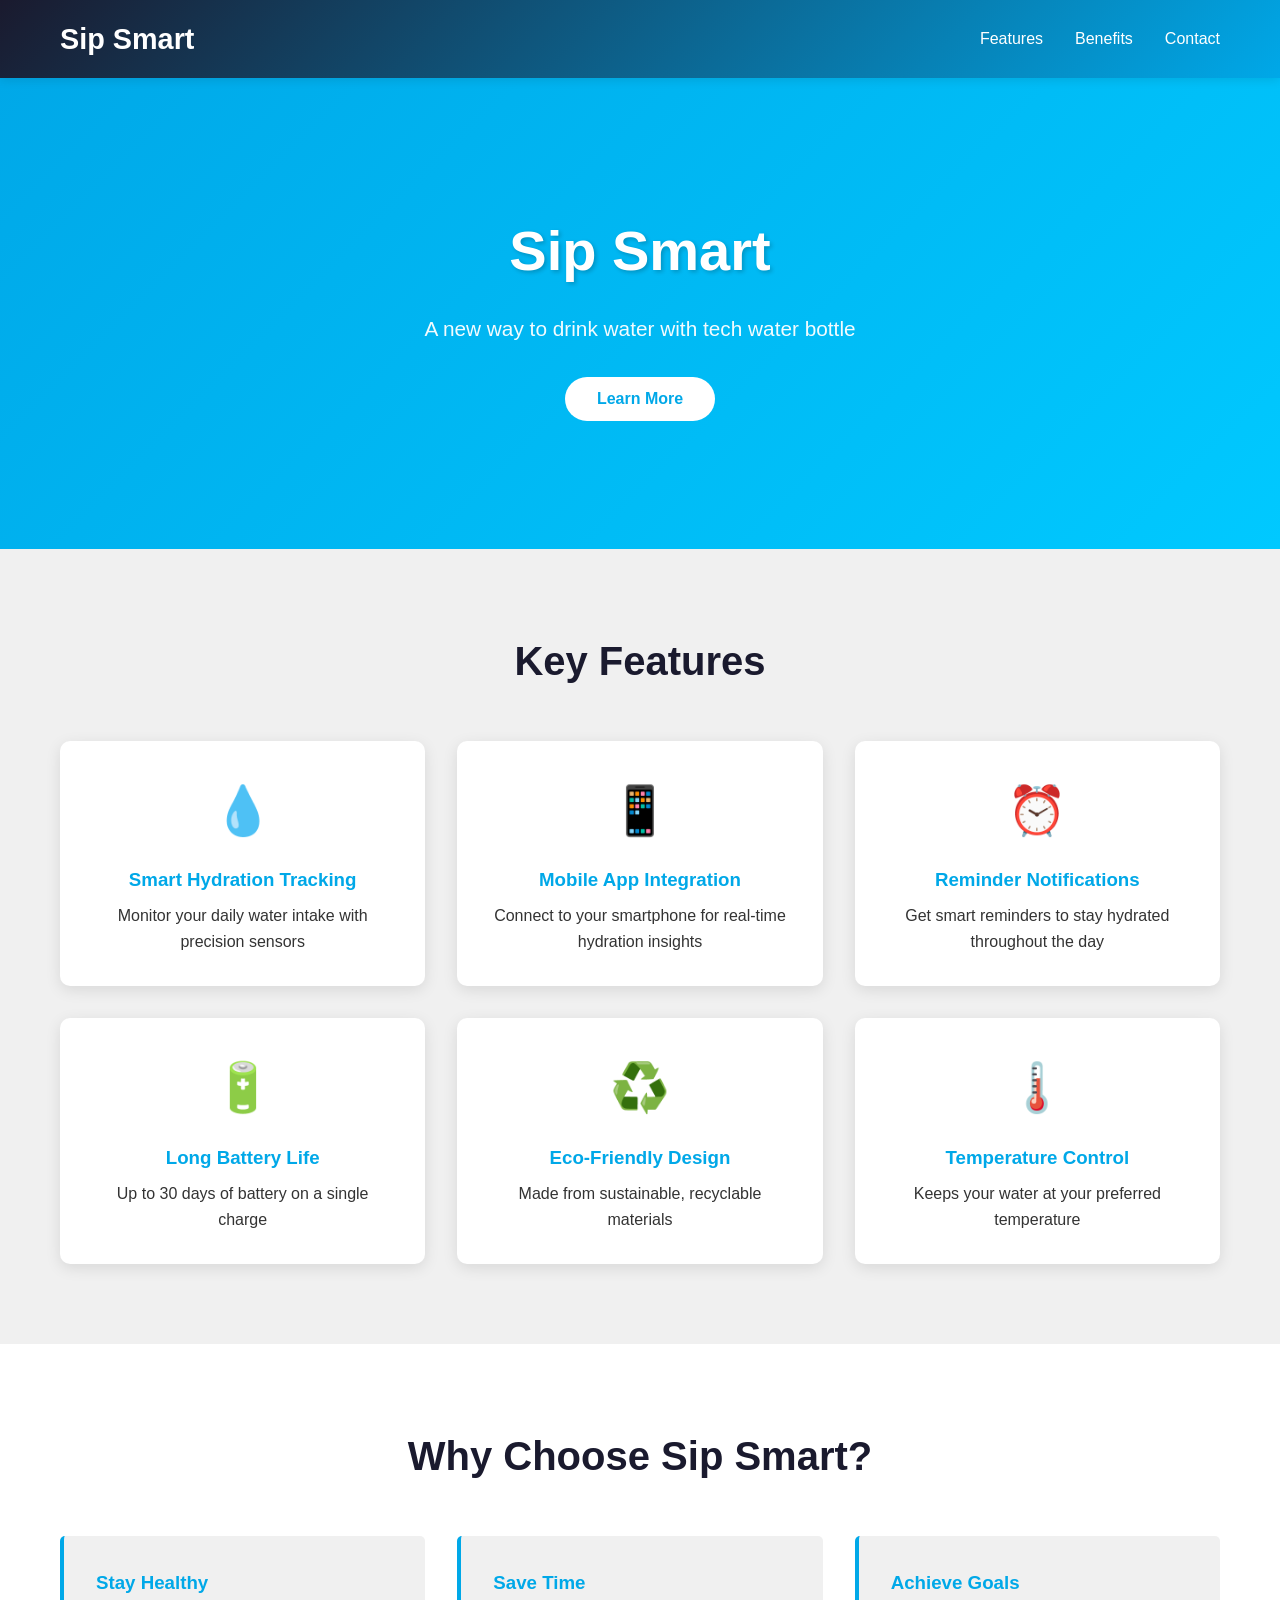
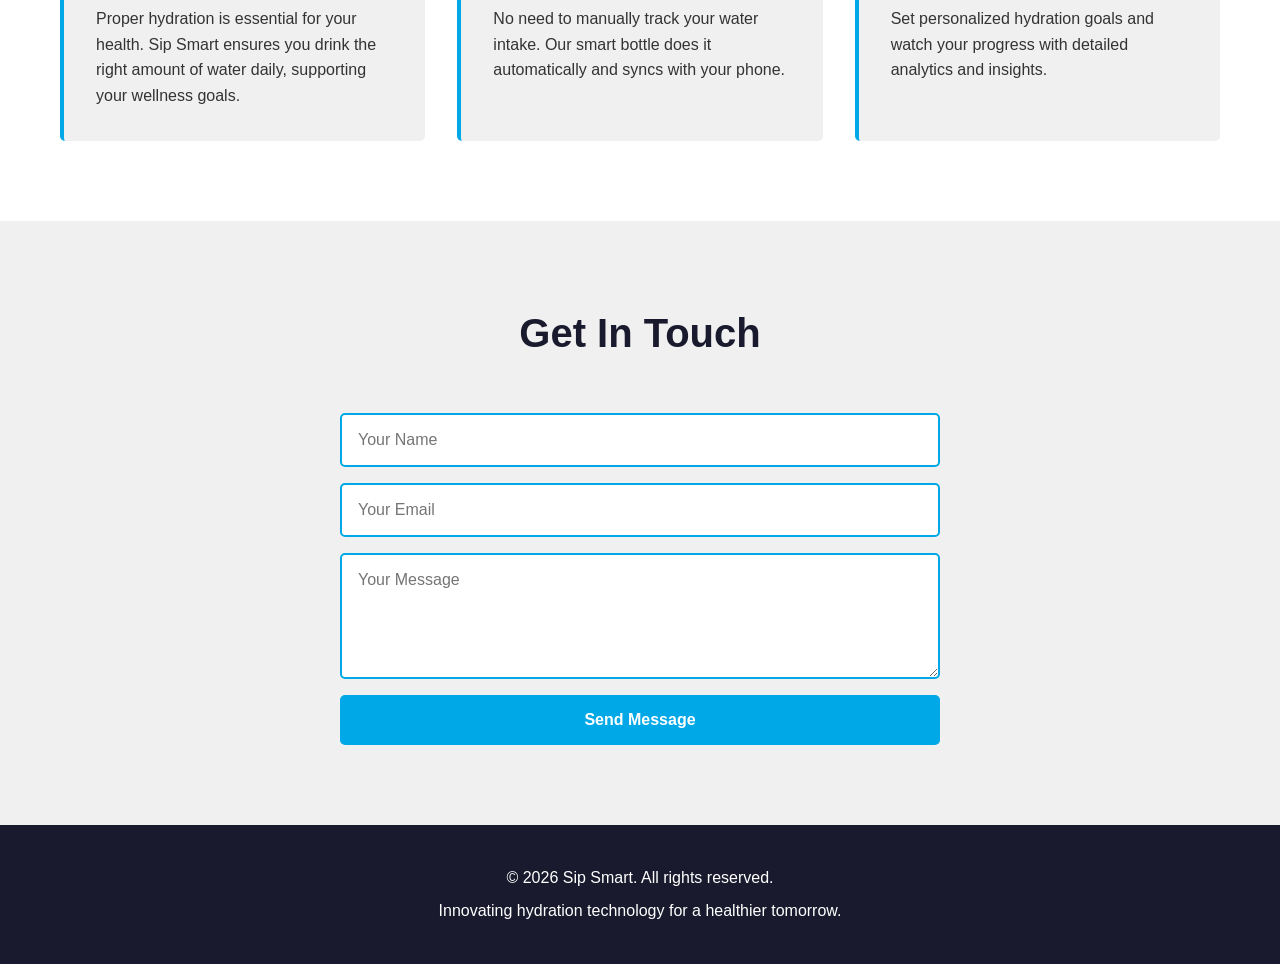
<file: index.html>
<!DOCTYPE html>
<html lang="en">
<head>
    <meta charset="UTF-8">
    <meta name="viewport" content="width=device-width, initial-scale=1.0">
    <title>Sip Smart - Smart Water Bottle Technology</title>
    <link rel="stylesheet" href="styles.css">
</head>
<body>
    <nav class="navbar">
        <div class="container">
            <div class="logo">Sip Smart</div>
            <ul class="nav-links">
                <li><a href="#features">Features</a></li>
                <li><a href="#benefits">Benefits</a></li>
                <li><a href="#contact">Contact</a></li>
            </ul>
        </div>
    </nav>

    <header class="hero">
        <div class="container">
            <h1>Sip Smart</h1>
            <p class="tagline">A new way to drink water with tech water bottle</p>
            <button class="cta-button">Learn More</button>
        </div>
    </header>

    <section id="features" class="features">
        <div class="container">
            <h2>Key Features</h2>
            <div class="feature-grid">
                <div class="feature-card">
                    <div class="feature-icon">💧</div>
                    <h3>Smart Hydration Tracking</h3>
                    <p>Monitor your daily water intake with precision sensors</p>
                </div>
                <div class="feature-card">
                    <div class="feature-icon">📱</div>
                    <h3>Mobile App Integration</h3>
                    <p>Connect to your smartphone for real-time hydration insights</p>
                </div>
                <div class="feature-card">
                    <div class="feature-icon">⏰</div>
                    <h3>Reminder Notifications</h3>
                    <p>Get smart reminders to stay hydrated throughout the day</p>
                </div>
                <div class="feature-card">
                    <div class="feature-icon">🔋</div>
                    <h3>Long Battery Life</h3>
                    <p>Up to 30 days of battery on a single charge</p>
                </div>
                <div class="feature-card">
                    <div class="feature-icon">♻️</div>
                    <h3>Eco-Friendly Design</h3>
                    <p>Made from sustainable, recyclable materials</p>
                </div>
                <div class="feature-card">
                    <div class="feature-icon">🌡️</div>
                    <h3>Temperature Control</h3>
                    <p>Keeps your water at your preferred temperature</p>
                </div>
            </div>
        </div>
    </section>

    <section id="benefits" class="benefits">
        <div class="container">
            <h2>Why Choose Sip Smart?</h2>
            <div class="benefits-content">
                <div class="benefit-item">
                    <h3>Stay Healthy</h3>
                    <p>Proper hydration is essential for your health. Sip Smart ensures you drink the right amount of water daily, supporting your wellness goals.</p>
                </div>
                <div class="benefit-item">
                    <h3>Save Time</h3>
                    <p>No need to manually track your water intake. Our smart bottle does it automatically and syncs with your phone.</p>
                </div>
                <div class="benefit-item">
                    <h3>Achieve Goals</h3>
                    <p>Set personalized hydration goals and watch your progress with detailed analytics and insights.</p>
                </div>
            </div>
        </div>
    </section>

    <section id="contact" class="contact">
        <div class="container">
            <h2>Get In Touch</h2>
            <form class="contact-form">
                <input type="text" placeholder="Your Name" required>
                <input type="email" placeholder="Your Email" required>
                <textarea placeholder="Your Message" rows="5" required></textarea>
                <button type="submit" class="submit-button">Send Message</button>
            </form>
        </div>
    </section>

    <footer class="footer">
        <div class="container">
            <p>&copy; 2026 Sip Smart. All rights reserved.</p>
            <p>Innovating hydration technology for a healthier tomorrow.</p>
        </div>
    </footer>
</body>
</html>
</file>
<file: styles.css>
:root {
    --primary-color: #00a8e8;
    --secondary-color: #00c9ff;
    --dark-color: #1a1a2e;
    --light-color: #f0f0f0;
    --text-color: #333;
}

* {
    margin: 0;
    padding: 0;
    box-sizing: border-box;
}

body {
    font-family: 'Segoe UI', Tahoma, Geneva, Verdana, sans-serif;
    color: var(--text-color);
    line-height: 1.6;
}

.container {
    max-width: 1200px;
    margin: 0 auto;
    padding: 0 20px;
}

/* Navigation */
.navbar {
    background: linear-gradient(135deg, var(--dark-color) 0%, var(--primary-color) 100%);
    padding: 1rem 0;
    position: sticky;
    top: 0;
    z-index: 100;
    box-shadow: 0 2px 10px rgba(0, 0, 0, 0.1);
}

.navbar .container {
    display: flex;
    justify-content: space-between;
    align-items: center;
}

.logo {
    font-size: 1.8rem;
    font-weight: bold;
    color: white;
}

.nav-links {
    display: flex;
    list-style: none;
    gap: 2rem;
}

.nav-links a {
    color: white;
    text-decoration: none;
    transition: opacity 0.3s;
}

.nav-links a:hover {
    opacity: 0.8;
}

/* Hero Section */
.hero {
    background: linear-gradient(135deg, var(--primary-color) 0%, var(--secondary-color) 100%);
    color: white;
    padding: 8rem 0;
    text-align: center;
}

.hero h1 {
    font-size: 3.5rem;
    margin-bottom: 1rem;
    text-shadow: 2px 2px 4px rgba(0, 0, 0, 0.2);
}

.tagline {
    font-size: 1.3rem;
    margin-bottom: 2rem;
    opacity: 0.95;
}

.cta-button {
    background: white;
    color: var(--primary-color);
    border: none;
    padding: 0.8rem 2rem;
    font-size: 1rem;
    border-radius: 30px;
    cursor: pointer;
    font-weight: bold;
    transition: transform 0.3s, box-shadow 0.3s;
}

.cta-button:hover {
    transform: scale(1.05);
    box-shadow: 0 4px 12px rgba(0, 0, 0, 0.2);
}

/* Features Section */
.features {
    padding: 5rem 0;
    background: var(--light-color);
}

.features h2 {
    font-size: 2.5rem;
    text-align: center;
    margin-bottom: 3rem;
    color: var(--dark-color);
}

.feature-grid {
    display: grid;
    grid-template-columns: repeat(auto-fit, minmax(300px, 1fr));
    gap: 2rem;
}

.feature-card {
    background: white;
    padding: 2rem;
    border-radius: 10px;
    text-align: center;
    box-shadow: 0 4px 15px rgba(0, 0, 0, 0.1);
    transition: transform 0.3s, box-shadow 0.3s;
}

.feature-card:hover {
    transform: translateY(-5px);
    box-shadow: 0 8px 25px rgba(0, 0, 0, 0.15);
}

.feature-icon {
    font-size: 3rem;
    margin-bottom: 1rem;
}

.feature-card h3 {
    color: var(--primary-color);
    margin-bottom: 0.5rem;
}

/* Benefits Section */
.benefits {
    padding: 5rem 0;
}

.benefits h2 {
    font-size: 2.5rem;
    text-align: center;
    margin-bottom: 3rem;
    color: var(--dark-color);
}

.benefits-content {
    display: grid;
    grid-template-columns: repeat(auto-fit, minmax(280px, 1fr));
    gap: 2rem;
}

.benefit-item {
    padding: 2rem;
    border-left: 4px solid var(--primary-color);
    background: var(--light-color);
    border-radius: 5px;
}

.benefit-item h3 {
    color: var(--primary-color);
    margin-bottom: 0.5rem;
}

/* Contact Section */
.contact {
    padding: 5rem 0;
    background: var(--light-color);
}

.contact h2 {
    font-size: 2.5rem;
    text-align: center;
    margin-bottom: 3rem;
    color: var(--dark-color);
}

.contact-form {
    max-width: 600px;
    margin: 0 auto;
    display: flex;
    flex-direction: column;
    gap: 1rem;
}

.contact-form input,
.contact-form textarea {
    padding: 1rem;
    border: 2px solid var(--primary-color);
    border-radius: 5px;
    font-family: inherit;
    font-size: 1rem;
}

.contact-form input:focus,
.contact-form textarea:focus {
    outline: none;
    box-shadow: 0 0 10px rgba(0, 168, 232, 0.3);
}

.submit-button {
    background: var(--primary-color);
    color: white;
    border: none;
    padding: 1rem;
    font-size: 1rem;
    border-radius: 5px;
    cursor: pointer;
    font-weight: bold;
    transition: background 0.3s;
}

.submit-button:hover {
    background: var(--secondary-color);
}

/* Footer */
.footer {
    background: var(--dark-color);
    color: white;
    text-align: center;
    padding: 2rem 0;
}

.footer p {
    margin: 0.5rem 0;
}

/* Responsive Design */
@media (max-width: 768px) {
    .hero h1 {
        font-size: 2.5rem;
    }

    .tagline {
        font-size: 1rem;
    }

    .nav-links {
        gap: 1rem;
        font-size: 0.9rem;
    }

    .features h2,
    .benefits h2,
    .contact h2 {
        font-size: 1.8rem;
    }
}
</file>
